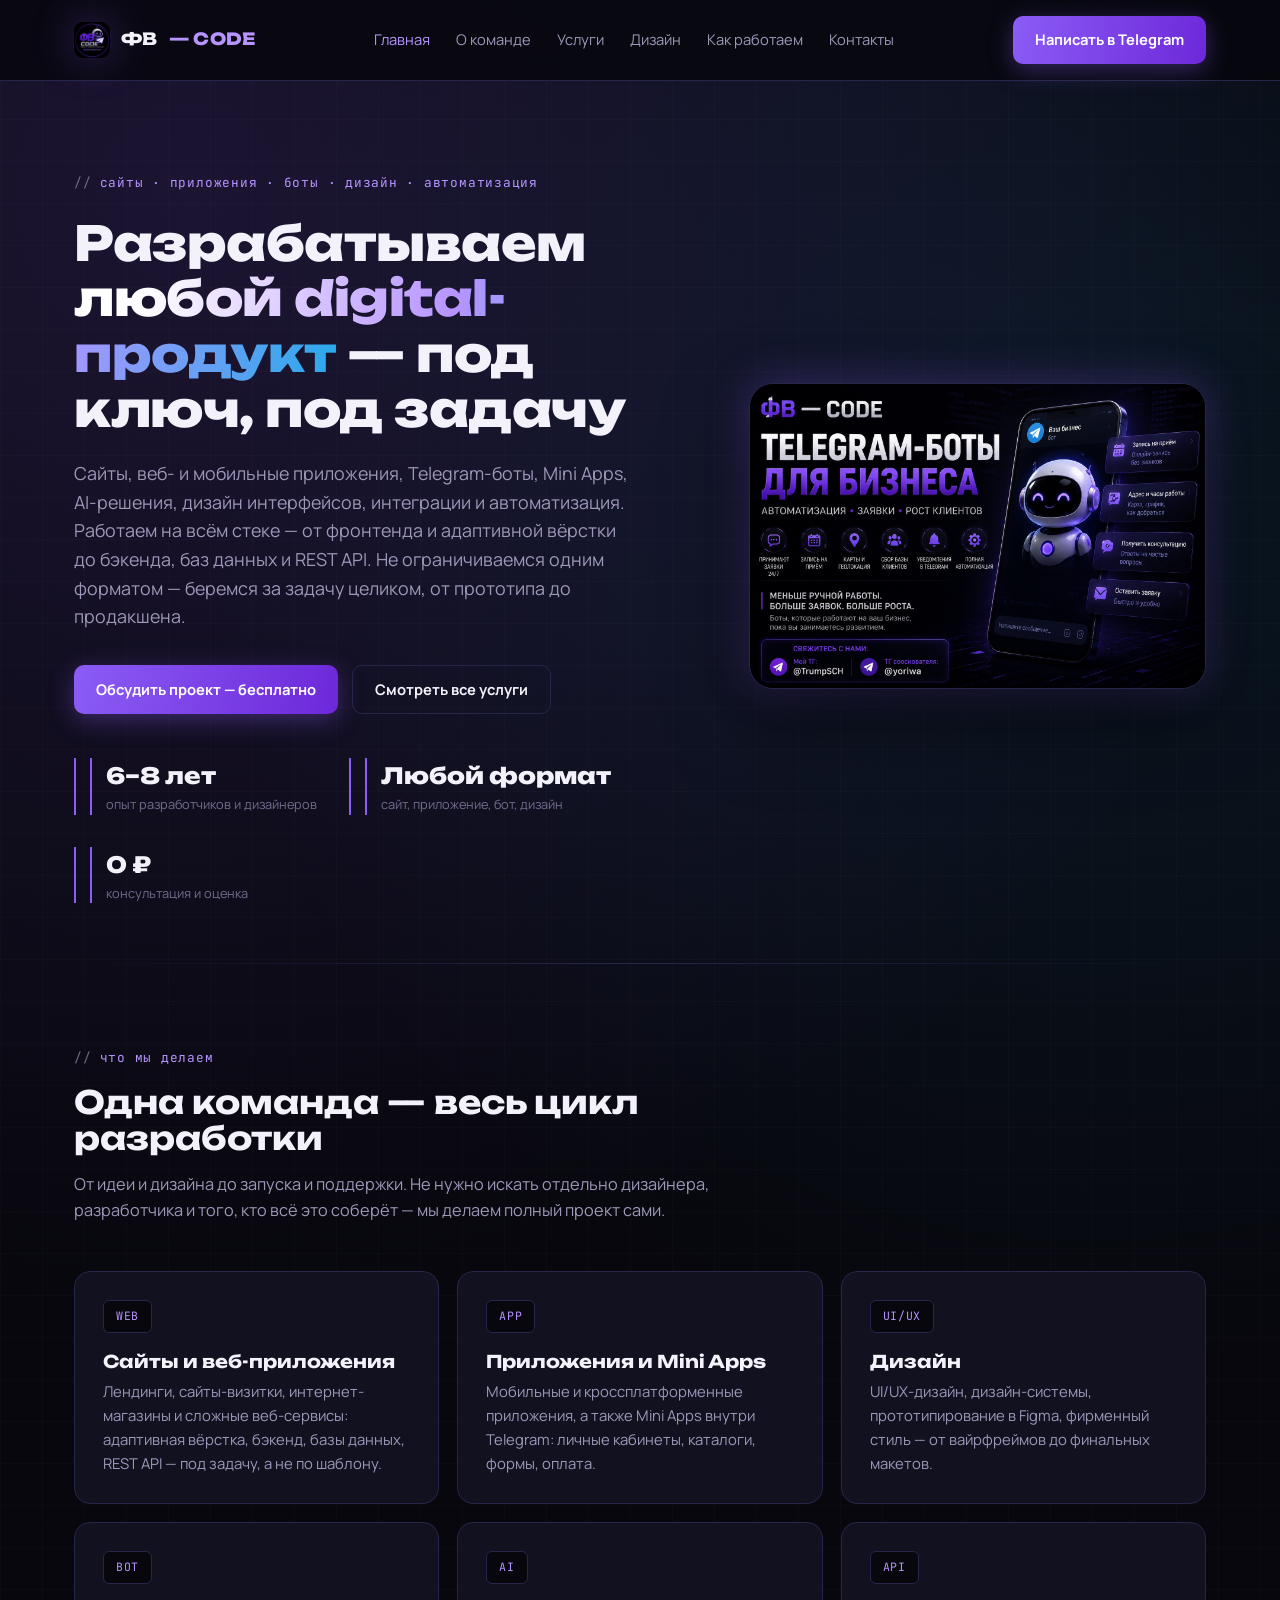
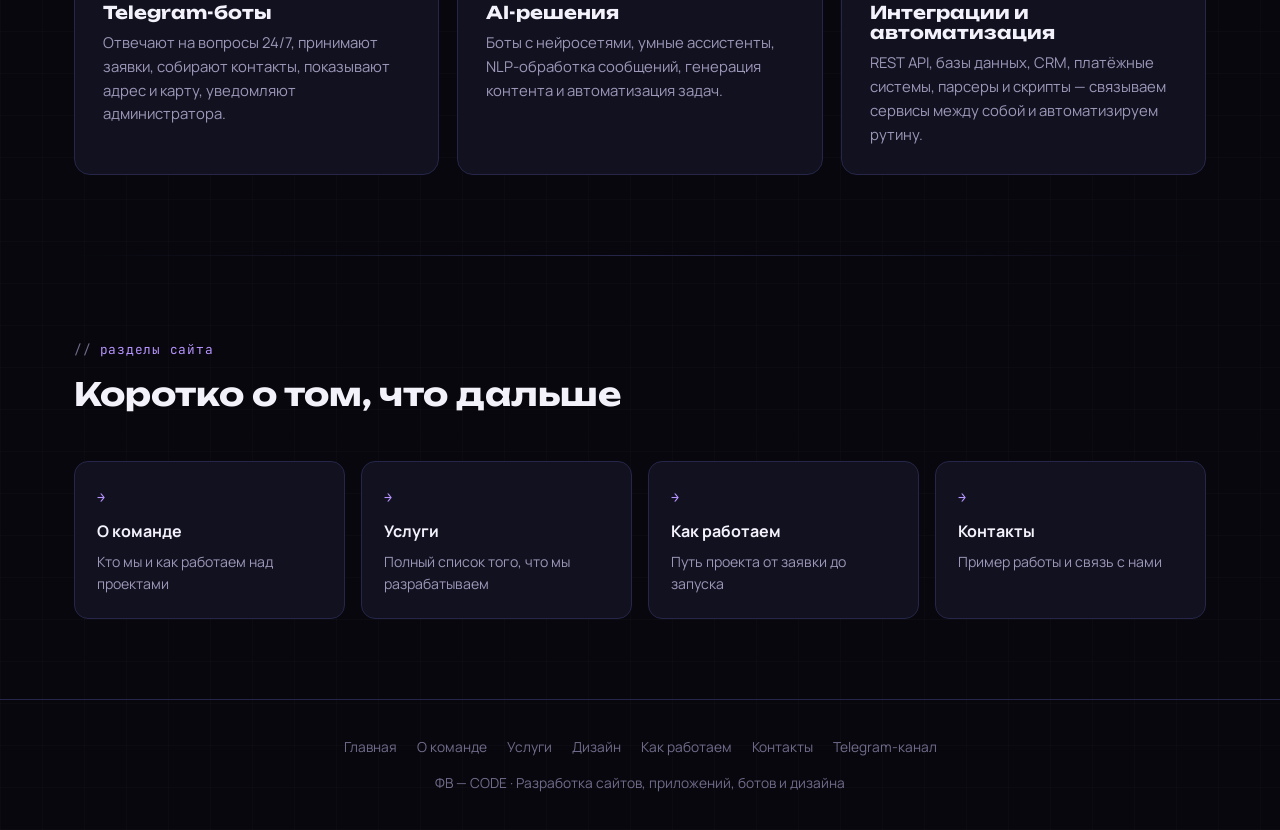
<file: index.html>
<!DOCTYPE html>
<html lang="ru">
<head>
<meta charset="UTF-8">
<meta name="viewport" content="width=device-width, initial-scale=1.0">
<title>ФВ — CODE | Разработка сайтов, приложений, ботов и дизайна под ключ</title>
<meta name="description" content="Разрабатываем сайты, веб- и мобильные приложения, Telegram-ботов, AI-решения и дизайн для бизнеса. Любая digital-задача — под ключ.">
<link rel="preconnect" href="https://fonts.googleapis.com">
<link href="https://fonts.googleapis.com/css2?family=Unbounded:wght@400;600;800;900&family=Manrope:wght@400;500;600;700;800&family=JetBrains+Mono:wght@400;500;600&display=swap" rel="stylesheet">
<link rel="stylesheet" href="style.css">
</head>
<body>

<header class="nav">
  <div class="nav-inner">
    <a class="brand" href="index.html"><img src="logo.jpg" alt="ФВ — Code" class="brand-logo"> ФВ <span>— CODE</span></a>
    <nav class="links">
      <a href="index.html" class="active">Главная</a>
      <a href="about.html">О команде</a>
      <a href="services.html">Услуги</a>
      <a href="design.html">Дизайн</a>
      <a href="process.html">Как работаем</a>
      <a href="contact.html">Контакты</a>
    </nav>
    <a class="btn btn-primary" href="https://t.me/TrumpSCH" target="_blank">Написать в Telegram</a>
  </div>
</header>

<section class="hero">
  <div class="wrap hero-grid">
    <div>
      <span class="eyebrow">сайты · приложения · боты · дизайн · автоматизация</span>
      <h1>Разрабатываем <span class="grad-text">любой digital-продукт</span> — под ключ, под задачу</h1>
      <p class="lead">Сайты, веб- и мобильные приложения, Telegram-боты, Mini Apps, AI-решения, дизайн интерфейсов, интеграции и автоматизация. Работаем на всём стеке — от фронтенда и адаптивной вёрстки до бэкенда, баз данных и REST API. Не ограничиваемся одним форматом — беремся за задачу целиком, от прототипа до продакшена.</p>
      <div class="hero-ctas">
        <a class="btn btn-primary" href="https://t.me/TrumpSCH" target="_blank">Обсудить проект — бесплатно</a>
        <a class="btn btn-ghost" href="services.html">Смотреть все услуги</a>
      </div>
      <div class="stat-row">
        <div><div class="num">6–8 лет</div><div class="lbl">опыт разработчиков и дизайнеров</div></div>
        <div><div class="num">Любой формат</div><div class="lbl">сайт, приложение, бот, дизайн</div></div>
        <div><div class="num">0 ₽</div><div class="lbl">консультация и оценка</div></div>
      </div>
    </div>
    <div class="hero-visual">
      <img src="hero.jpg" alt="ФВ — Code, разработка сайтов, приложений и ботов">
    </div>
  </div>
</section>

<div class="wrap"><div class="divider"></div></div>

<section>
  <div class="wrap">
    <div class="section-head">
      <span class="eyebrow">что мы делаем</span>
      <h2>Одна команда — весь цикл разработки</h2>
      <p>От идеи и дизайна до запуска и поддержки. Не нужно искать отдельно дизайнера, разработчика и того, кто всё это соберёт — мы делаем полный проект сами.</p>
    </div>
    <div class="grid-3">
      <div class="service-card">
        <div class="icon">WEB</div>
        <h3>Сайты и веб-приложения</h3>
        <p>Лендинги, сайты-визитки, интернет-магазины и сложные веб-сервисы: адаптивная вёрстка, бэкенд, базы данных, REST API — под задачу, а не по шаблону.</p>
      </div>
      <div class="service-card">
        <div class="icon">APP</div>
        <h3>Приложения и Mini Apps</h3>
        <p>Мобильные и кроссплатформенные приложения, а также Mini Apps внутри Telegram: личные кабинеты, каталоги, формы, оплата.</p>
      </div>
      <div class="service-card">
        <div class="icon">UI/UX</div>
        <h3>Дизайн</h3>
        <p>UI/UX-дизайн, дизайн-системы, прототипирование в Figma, фирменный стиль — от вайрфреймов до финальных макетов.</p>
      </div>
      <div class="service-card">
        <div class="icon">BOT</div>
        <h3>Telegram-боты</h3>
        <p>Отвечают на вопросы 24/7, принимают заявки, собирают контакты, показывают адрес и карту, уведомляют администратора.</p>
      </div>
      <div class="service-card">
        <div class="icon">AI</div>
        <h3>AI-решения</h3>
        <p>Боты с нейросетями, умные ассистенты, NLP-обработка сообщений, генерация контента и автоматизация задач.</p>
      </div>
      <div class="service-card">
        <div class="icon">API</div>
        <h3>Интеграции и автоматизация</h3>
        <p>REST API, базы данных, CRM, платёжные системы, парсеры и скрипты — связываем сервисы между собой и автоматизируем рутину.</p>
      </div>
    </div>
  </div>
</section>

<div class="wrap"><div class="divider"></div></div>

<section>
  <div class="wrap">
    <div class="section-head">
      <span class="eyebrow">разделы сайта</span>
      <h2>Коротко о том, что дальше</h2>
    </div>
    <div class="nav-cards">
      <a class="nav-card" href="about.html">
        <span class="arrow">→</span>
        <h4>О команде</h4>
        <p>Кто мы и как работаем над проектами</p>
      </a>
      <a class="nav-card" href="services.html">
        <span class="arrow">→</span>
        <h4>Услуги</h4>
        <p>Полный список того, что мы разрабатываем</p>
      </a>
      <a class="nav-card" href="process.html">
        <span class="arrow">→</span>
        <h4>Как работаем</h4>
        <p>Путь проекта от заявки до запуска</p>
      </a>
      <a class="nav-card" href="contact.html">
        <span class="arrow">→</span>
        <h4>Контакты</h4>
        <p>Пример работы и связь с нами</p>
      </a>
    </div>
  </div>
</section>

<footer>
  <div class="foot-links">
    <a href="index.html">Главная</a>
    <a href="about.html">О команде</a>
    <a href="services.html">Услуги</a>
      <a href="design.html">Дизайн</a>
    <a href="process.html">Как работаем</a>
    <a href="contact.html">Контакты</a>
    <a href="https://t.me/FV_CODE" target="_blank">Telegram-канал</a>
  </div>
  ФВ — CODE · Разработка сайтов, приложений, ботов и дизайна
</footer>

</body>
</html>
</file>
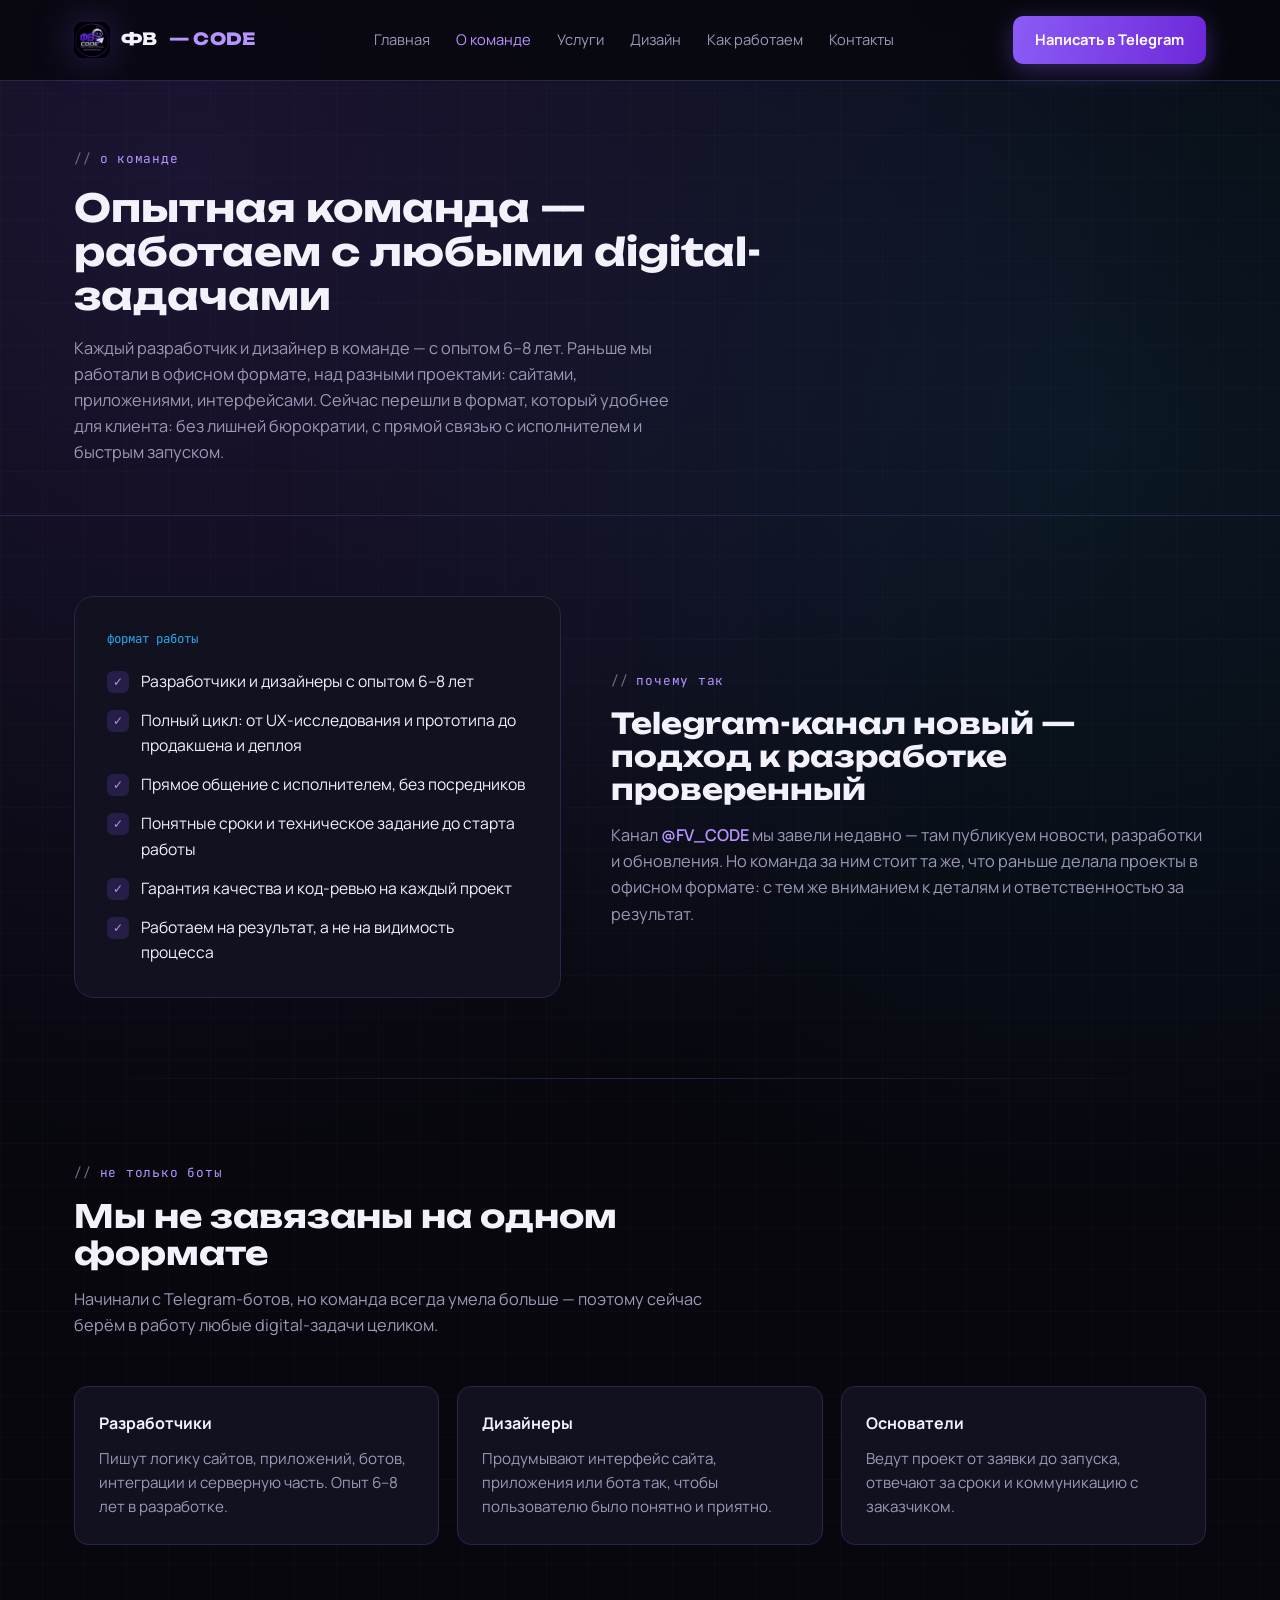
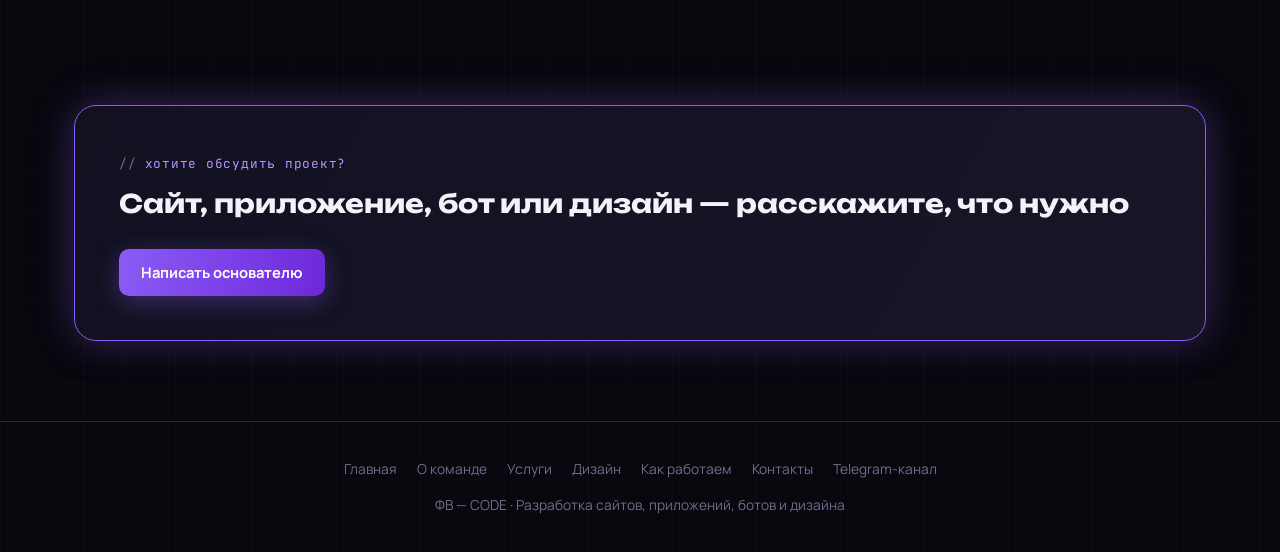
<file: about.html>
<!DOCTYPE html>
<html lang="ru">
<head>
<meta charset="UTF-8">
<meta name="viewport" content="width=device-width, initial-scale=1.0">
<title>О команде — ФВ — CODE</title>
<link rel="preconnect" href="https://fonts.googleapis.com">
<link href="https://fonts.googleapis.com/css2?family=Unbounded:wght@400;600;800;900&family=Manrope:wght@400;500;600;700;800&family=JetBrains+Mono:wght@400;500;600&display=swap" rel="stylesheet">
<link rel="stylesheet" href="style.css">
</head>
<body>

<header class="nav">
  <div class="nav-inner">
    <a class="brand" href="index.html"><img src="logo.jpg" alt="ФВ — Code" class="brand-logo"> ФВ <span>— CODE</span></a>
    <nav class="links">
      <a href="index.html">Главная</a>
      <a href="about.html" class="active">О команде</a>
      <a href="services.html">Услуги</a>
      <a href="design.html">Дизайн</a>
      <a href="process.html">Как работаем</a>
      <a href="contact.html">Контакты</a>
    </nav>
    <a class="btn btn-primary" href="https://t.me/TrumpSCH" target="_blank">Написать в Telegram</a>
  </div>
</header>

<section class="page-hero">
  <div class="wrap">
    <span class="eyebrow">о команде</span>
    <h1>Опытная команда — работаем с любыми digital-задачами</h1>
    <p>Каждый разработчик и дизайнер в команде — с опытом 6–8 лет. Раньше мы работали в офисном формате, над разными проектами: сайтами, приложениями, интерфейсами. Сейчас перешли в формат, который удобнее для клиента: без лишней бюрократии, с прямой связью с исполнителем и быстрым запуском.</p>
  </div>
</section>

<section>
  <div class="wrap solution">
    <div class="solution-panel">
      <span class="tag">формат работы</span>
      <ul class="check-list">
        <li>Разработчики и дизайнеры с опытом 6–8 лет</li>
        <li>Полный цикл: от UX-исследования и прототипа до продакшена и деплоя</li>
        <li>Прямое общение с исполнителем, без посредников</li>
        <li>Понятные сроки и техническое задание до старта работы</li>
        <li>Гарантия качества и код-ревью на каждый проект</li>
        <li>Работаем на результат, а не на видимость процесса</li>
      </ul>
    </div>
    <div>
      <span class="eyebrow">почему так</span>
      <h2 style="margin-top:14px; font-size:1.8rem;">Telegram-канал новый — подход к разработке проверенный</h2>
      <p style="color:var(--muted); margin-top:16px; font-size:1.02rem;">Канал <a href="https://t.me/FV_CODE" target="_blank" style="color:var(--purple-bright); font-weight:600;">@FV_CODE</a> мы завели недавно — там публикуем новости, разработки и обновления. Но команда за ним стоит та же, что раньше делала проекты в офисном формате: с тем же вниманием к деталям и ответственностью за результат.</p>
    </div>
  </div>
</section>

<div class="wrap"><div class="divider"></div></div>

<section>
  <div class="wrap">
    <div class="section-head">
      <span class="eyebrow">не только боты</span>
      <h2>Мы не завязаны на одном формате</h2>
      <p>Начинали с Telegram-ботов, но команда всегда умела больше — поэтому сейчас берём в работу любые digital-задачи целиком.</p>
    </div>
    <div class="grid-3">
      <div class="card">
        <h4>Разработчики</h4>
        <p>Пишут логику сайтов, приложений, ботов, интеграции и серверную часть. Опыт 6–8 лет в разработке.</p>
      </div>
      <div class="card">
        <h4>Дизайнеры</h4>
        <p>Продумывают интерфейс сайта, приложения или бота так, чтобы пользователю было понятно и приятно.</p>
      </div>
      <div class="card">
        <h4>Основатели</h4>
        <p>Ведут проект от заявки до запуска, отвечают за сроки и коммуникацию с заказчиком.</p>
      </div>
    </div>
  </div>
</section>

<section>
  <div class="wrap">
    <div class="demo-box">
      <div>
        <span class="eyebrow">хотите обсудить проект?</span>
        <h2 style="margin-top:14px; font-size:1.6rem;">Сайт, приложение, бот или дизайн — расскажите, что нужно</h2>
      </div>
      <a class="btn btn-primary" href="https://t.me/TrumpSCH" target="_blank">Написать основателю</a>
    </div>
  </div>
</section>

<footer>
  <div class="foot-links">
    <a href="index.html">Главная</a>
    <a href="about.html">О команде</a>
    <a href="services.html">Услуги</a>
      <a href="design.html">Дизайн</a>
    <a href="process.html">Как работаем</a>
    <a href="contact.html">Контакты</a>
    <a href="https://t.me/FV_CODE" target="_blank">Telegram-канал</a>
  </div>
  ФВ — CODE · Разработка сайтов, приложений, ботов и дизайна
</footer>

</body>
</html>
</file>
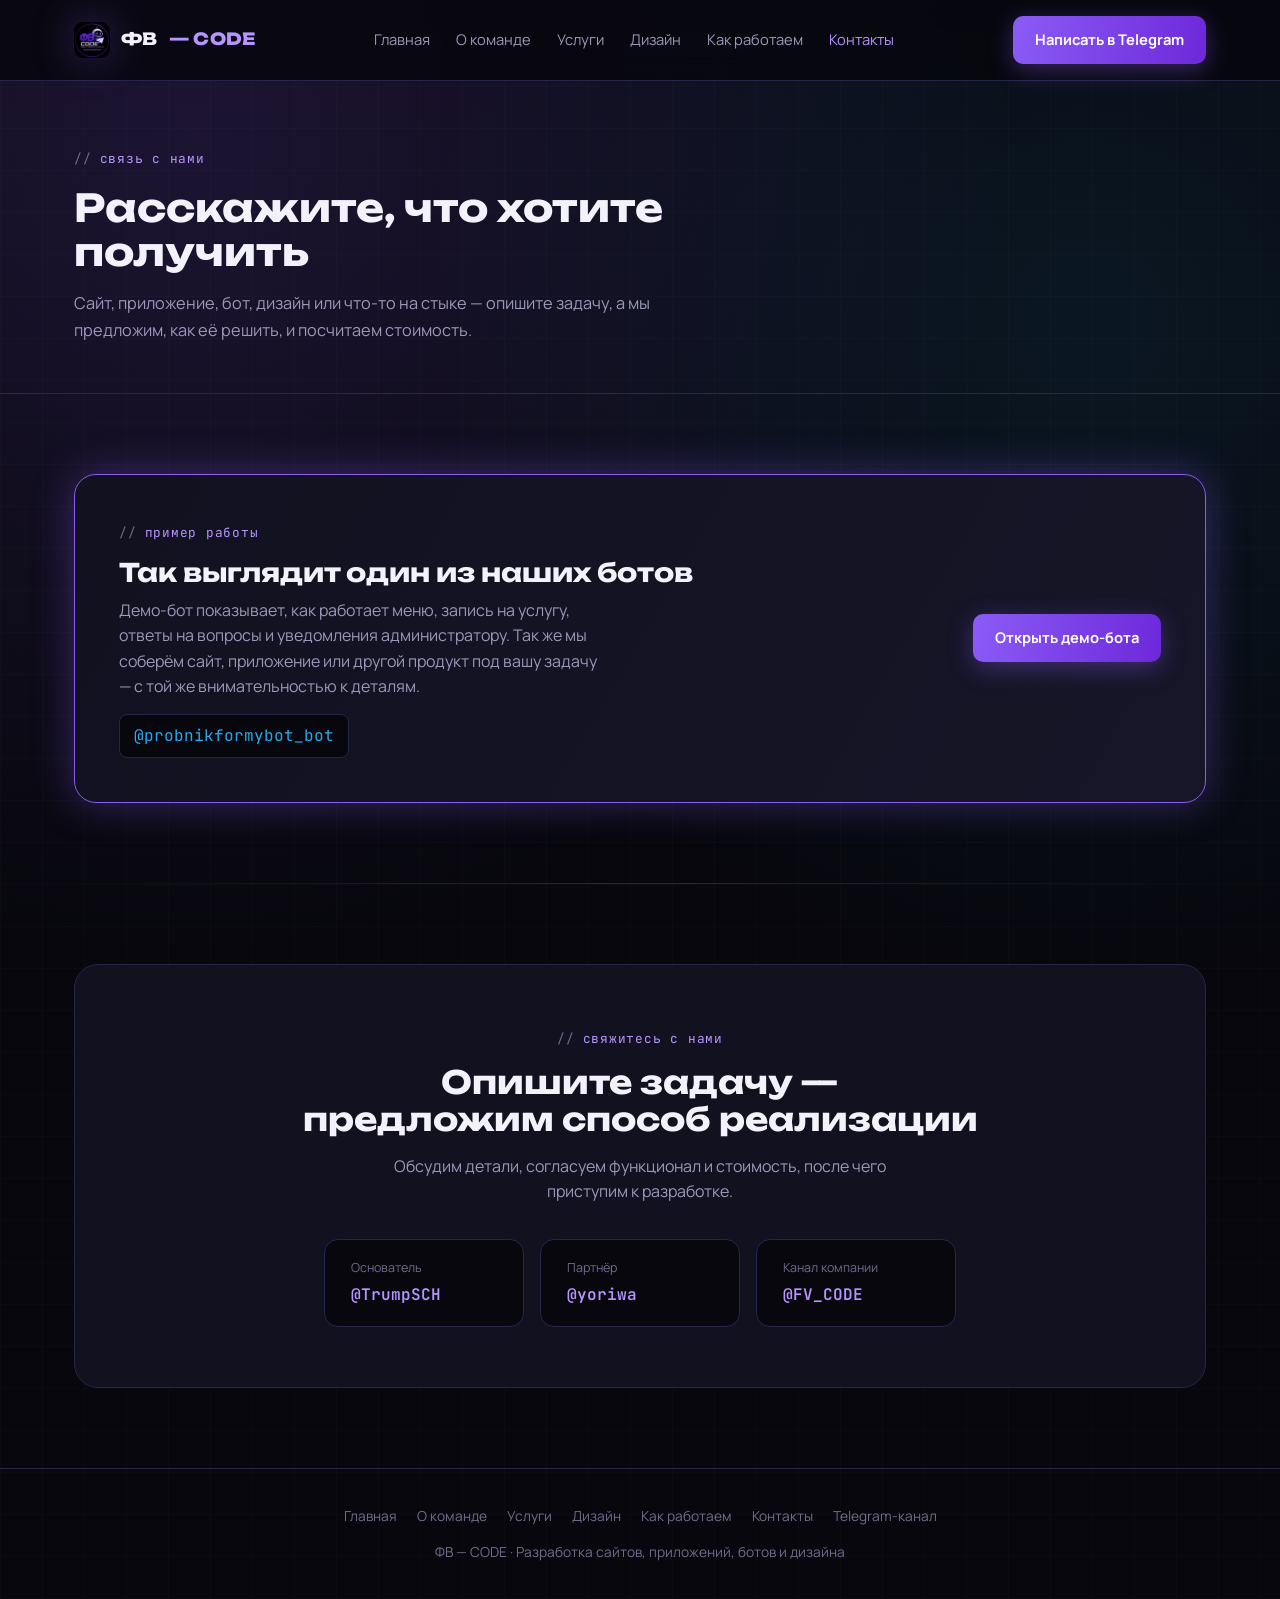
<file: contact.html>
<!DOCTYPE html>
<html lang="ru">
<head>
<meta charset="UTF-8">
<meta name="viewport" content="width=device-width, initial-scale=1.0">
<title>Контакты — ФВ — CODE</title>
<link rel="preconnect" href="https://fonts.googleapis.com">
<link href="https://fonts.googleapis.com/css2?family=Unbounded:wght@400;600;800;900&family=Manrope:wght@400;500;600;700;800&family=JetBrains+Mono:wght@400;500;600&display=swap" rel="stylesheet">
<link rel="stylesheet" href="style.css">
</head>
<body>

<header class="nav">
  <div class="nav-inner">
    <a class="brand" href="index.html"><img src="logo.jpg" alt="ФВ — Code" class="brand-logo"> ФВ <span>— CODE</span></a>
    <nav class="links">
      <a href="index.html">Главная</a>
      <a href="about.html">О команде</a>
      <a href="services.html">Услуги</a>
      <a href="design.html">Дизайн</a>
      <a href="process.html">Как работаем</a>
      <a href="contact.html" class="active">Контакты</a>
    </nav>
    <a class="btn btn-primary" href="https://t.me/TrumpSCH" target="_blank">Написать в Telegram</a>
  </div>
</header>

<section class="page-hero">
  <div class="wrap">
    <span class="eyebrow">связь с нами</span>
    <h1>Расскажите, что хотите получить</h1>
    <p>Сайт, приложение, бот, дизайн или что-то на стыке — опишите задачу, а мы предложим, как её решить, и посчитаем стоимость.</p>
  </div>
</section>

<section>
  <div class="wrap">
    <div class="demo-box">
      <div>
        <span class="eyebrow">пример работы</span>
        <h2 style="margin-top:14px; font-size:1.6rem;">Так выглядит один из наших ботов</h2>
        <p style="color:var(--muted); margin-top:10px; max-width:480px;">Демо-бот показывает, как работает меню, запись на услугу, ответы на вопросы и уведомления администратору. Так же мы соберём сайт, приложение или другой продукт под вашу задачу — с той же внимательностью к деталям.</p>
        <span class="bot-tag">@probnikformybot_bot</span>
      </div>
      <a class="btn btn-primary" href="https://t.me/probnikformybot_bot" target="_blank">Открыть демо-бота</a>
    </div>
  </div>
</section>

<div class="wrap"><div class="divider"></div></div>

<section>
  <div class="wrap">
    <div class="contact">
      <span class="eyebrow" style="justify-content:center;">свяжитесь с нами</span>
      <h2 style="margin-top:14px;">Опишите задачу —<br>предложим способ реализации</h2>
      <p>Обсудим детали, согласуем функционал и стоимость, после чего приступим к разработке.</p>
      <div class="contact-links">
        <a class="contact-card" href="https://t.me/TrumpSCH" target="_blank">
          <div class="role">Основатель</div>
          <div class="handle">@TrumpSCH</div>
        </a>
        <a class="contact-card" href="https://t.me/yoriwa" target="_blank">
          <div class="role">Партнёр</div>
          <div class="handle">@yoriwa</div>
        </a>
        <a class="contact-card" href="https://t.me/FV_CODE" target="_blank">
          <div class="role">Канал компании</div>
          <div class="handle">@FV_CODE</div>
        </a>
      </div>
    </div>
  </div>
</section>

<footer>
  <div class="foot-links">
    <a href="index.html">Главная</a>
    <a href="about.html">О команде</a>
    <a href="services.html">Услуги</a>
      <a href="design.html">Дизайн</a>
    <a href="process.html">Как работаем</a>
    <a href="contact.html">Контакты</a>
    <a href="https://t.me/FV_CODE" target="_blank">Telegram-канал</a>
  </div>
  ФВ — CODE · Разработка сайтов, приложений, ботов и дизайна
</footer>

</body>
</html>
</file>
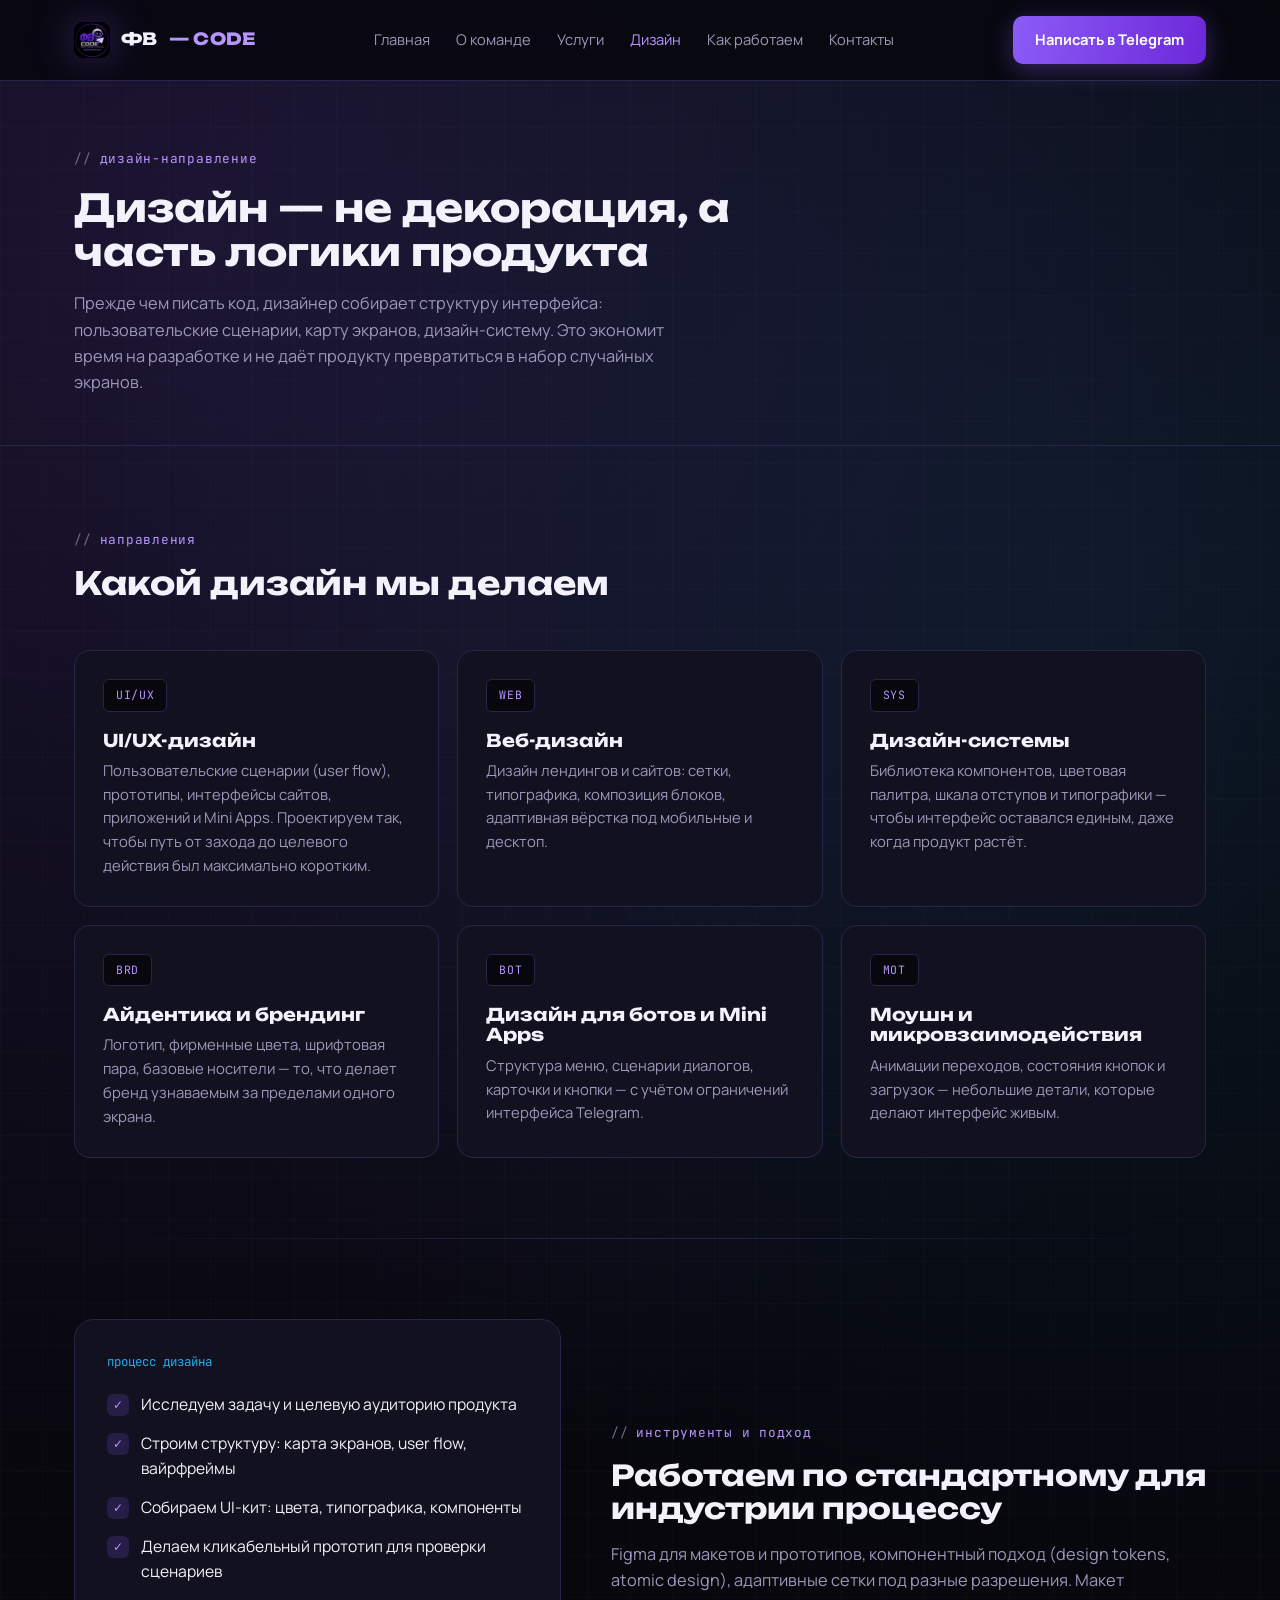
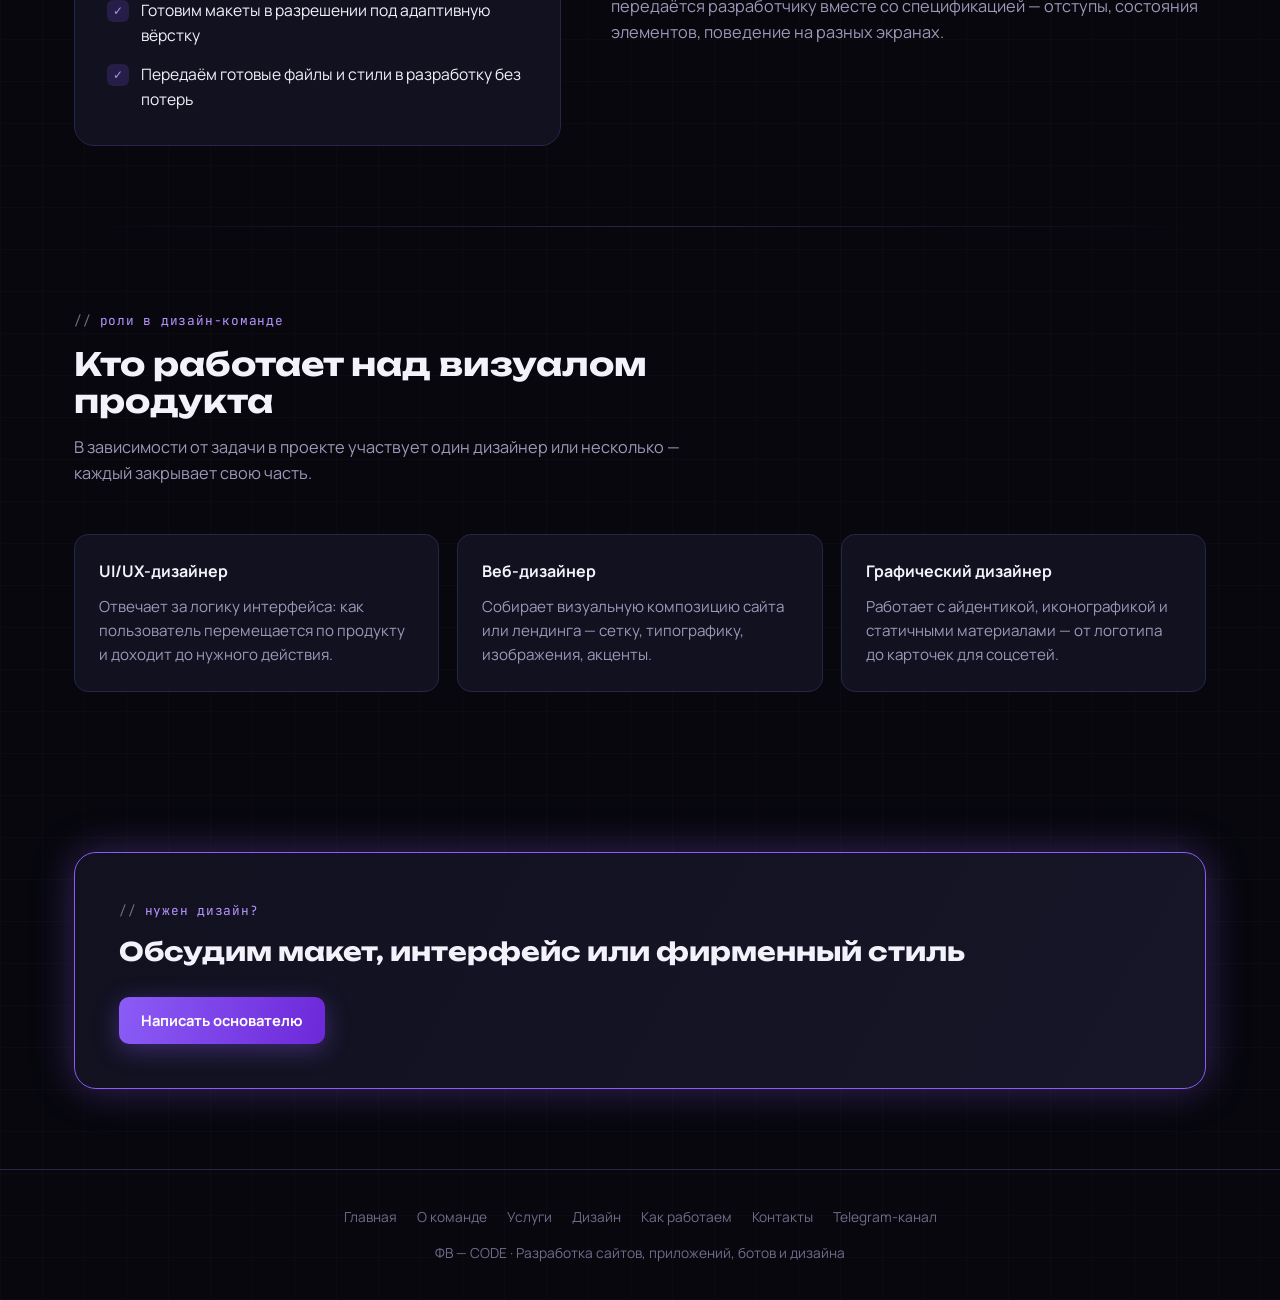
<file: design.html>
<!DOCTYPE html>
<html lang="ru">
<head>
<meta charset="UTF-8">
<meta name="viewport" content="width=device-width, initial-scale=1.0">
<title>Дизайн — ФВ — CODE</title>
<link rel="preconnect" href="https://fonts.googleapis.com">
<link href="https://fonts.googleapis.com/css2?family=Unbounded:wght@400;600;800;900&family=Manrope:wght@400;500;600;700;800&family=JetBrains+Mono:wght@400;500;600&display=swap" rel="stylesheet">
<link rel="stylesheet" href="style.css">
</head>
<body>

<header class="nav">
  <div class="nav-inner">
    <a class="brand" href="index.html"><img src="logo.jpg" alt="ФВ — Code" class="brand-logo"> ФВ <span>— CODE</span></a>
    <nav class="links">
      <a href="index.html">Главная</a>
      <a href="about.html">О команде</a>
      <a href="services.html">Услуги</a>
      <a href="design.html" class="active">Дизайн</a>
      <a href="process.html">Как работаем</a>
      <a href="contact.html">Контакты</a>
    </nav>
    <a class="btn btn-primary" href="https://t.me/TrumpSCH" target="_blank">Написать в Telegram</a>
  </div>
</header>

<section class="page-hero">
  <div class="wrap">
    <span class="eyebrow">дизайн-направление</span>
    <h1>Дизайн — не декорация, а часть логики продукта</h1>
    <p>Прежде чем писать код, дизайнер собирает структуру интерфейса: пользовательские сценарии, карту экранов, дизайн-систему. Это экономит время на разработке и не даёт продукту превратиться в набор случайных экранов.</p>
  </div>
</section>

<section>
  <div class="wrap">
    <div class="section-head">
      <span class="eyebrow">направления</span>
      <h2>Какой дизайн мы делаем</h2>
    </div>
    <div class="grid-3">
      <div class="service-card">
        <div class="icon">UI/UX</div>
        <h3>UI/UX-дизайн</h3>
        <p>Пользовательские сценарии (user flow), прототипы, интерфейсы сайтов, приложений и Mini Apps. Проектируем так, чтобы путь от захода до целевого действия был максимально коротким.</p>
      </div>
      <div class="service-card">
        <div class="icon">WEB</div>
        <h3>Веб-дизайн</h3>
        <p>Дизайн лендингов и сайтов: сетки, типографика, композиция блоков, адаптивная вёрстка под мобильные и десктоп.</p>
      </div>
      <div class="service-card">
        <div class="icon">SYS</div>
        <h3>Дизайн-системы</h3>
        <p>Библиотека компонентов, цветовая палитра, шкала отступов и типографики — чтобы интерфейс оставался единым, даже когда продукт растёт.</p>
      </div>
      <div class="service-card">
        <div class="icon">BRD</div>
        <h3>Айдентика и брендинг</h3>
        <p>Логотип, фирменные цвета, шрифтовая пара, базовые носители — то, что делает бренд узнаваемым за пределами одного экрана.</p>
      </div>
      <div class="service-card">
        <div class="icon">BOT</div>
        <h3>Дизайн для ботов и Mini Apps</h3>
        <p>Структура меню, сценарии диалогов, карточки и кнопки — с учётом ограничений интерфейса Telegram.</p>
      </div>
      <div class="service-card">
        <div class="icon">MOT</div>
        <h3>Моушн и микровзаимодействия</h3>
        <p>Анимации переходов, состояния кнопок и загрузок — небольшие детали, которые делают интерфейс живым.</p>
      </div>
    </div>
  </div>
</section>

<div class="wrap"><div class="divider"></div></div>

<section>
  <div class="wrap solution">
    <div class="solution-panel">
      <span class="tag">процесс дизайна</span>
      <ul class="check-list">
        <li>Исследуем задачу и целевую аудиторию продукта</li>
        <li>Строим структуру: карта экранов, user flow, вайрфреймы</li>
        <li>Собираем UI-кит: цвета, типографика, компоненты</li>
        <li>Делаем кликабельный прототип для проверки сценариев</li>
        <li>Готовим макеты в разрешении под адаптивную вёрстку</li>
        <li>Передаём готовые файлы и стили в разработку без потерь</li>
      </ul>
    </div>
    <div>
      <span class="eyebrow">инструменты и подход</span>
      <h2 style="margin-top:14px; font-size:1.8rem;">Работаем по стандартному для индустрии процессу</h2>
      <p style="color:var(--muted); margin-top:16px; font-size:1.02rem;">Figma для макетов и прототипов, компонентный подход (design tokens, atomic design), адаптивные сетки под разные разрешения. Макет передаётся разработчику вместе со спецификацией — отступы, состояния элементов, поведение на разных экранах.</p>
    </div>
  </div>
</section>

<div class="wrap"><div class="divider"></div></div>

<section>
  <div class="wrap">
    <div class="section-head">
      <span class="eyebrow">роли в дизайн-команде</span>
      <h2>Кто работает над визуалом продукта</h2>
      <p>В зависимости от задачи в проекте участвует один дизайнер или несколько — каждый закрывает свою часть.</p>
    </div>
    <div class="grid-3">
      <div class="card">
        <h4>UI/UX-дизайнер</h4>
        <p>Отвечает за логику интерфейса: как пользователь перемещается по продукту и доходит до нужного действия.</p>
      </div>
      <div class="card">
        <h4>Веб-дизайнер</h4>
        <p>Собирает визуальную композицию сайта или лендинга — сетку, типографику, изображения, акценты.</p>
      </div>
      <div class="card">
        <h4>Графический дизайнер</h4>
        <p>Работает с айдентикой, иконографикой и статичными материалами — от логотипа до карточек для соцсетей.</p>
      </div>
    </div>
  </div>
</section>

<section>
  <div class="wrap">
    <div class="demo-box">
      <div>
        <span class="eyebrow">нужен дизайн?</span>
        <h2 style="margin-top:14px; font-size:1.6rem;">Обсудим макет, интерфейс или фирменный стиль</h2>
      </div>
      <a class="btn btn-primary" href="https://t.me/TrumpSCH" target="_blank">Написать основателю</a>
    </div>
  </div>
</section>

<footer>
  <div class="foot-links">
    <a href="index.html">Главная</a>
    <a href="about.html">О команде</a>
    <a href="services.html">Услуги</a>
    <a href="design.html">Дизайн</a>
    <a href="process.html">Как работаем</a>
    <a href="contact.html">Контакты</a>
    <a href="https://t.me/FV_CODE" target="_blank">Telegram-канал</a>
  </div>
  ФВ — CODE · Разработка сайтов, приложений, ботов и дизайна
</footer>

</body>
</html>
</file>
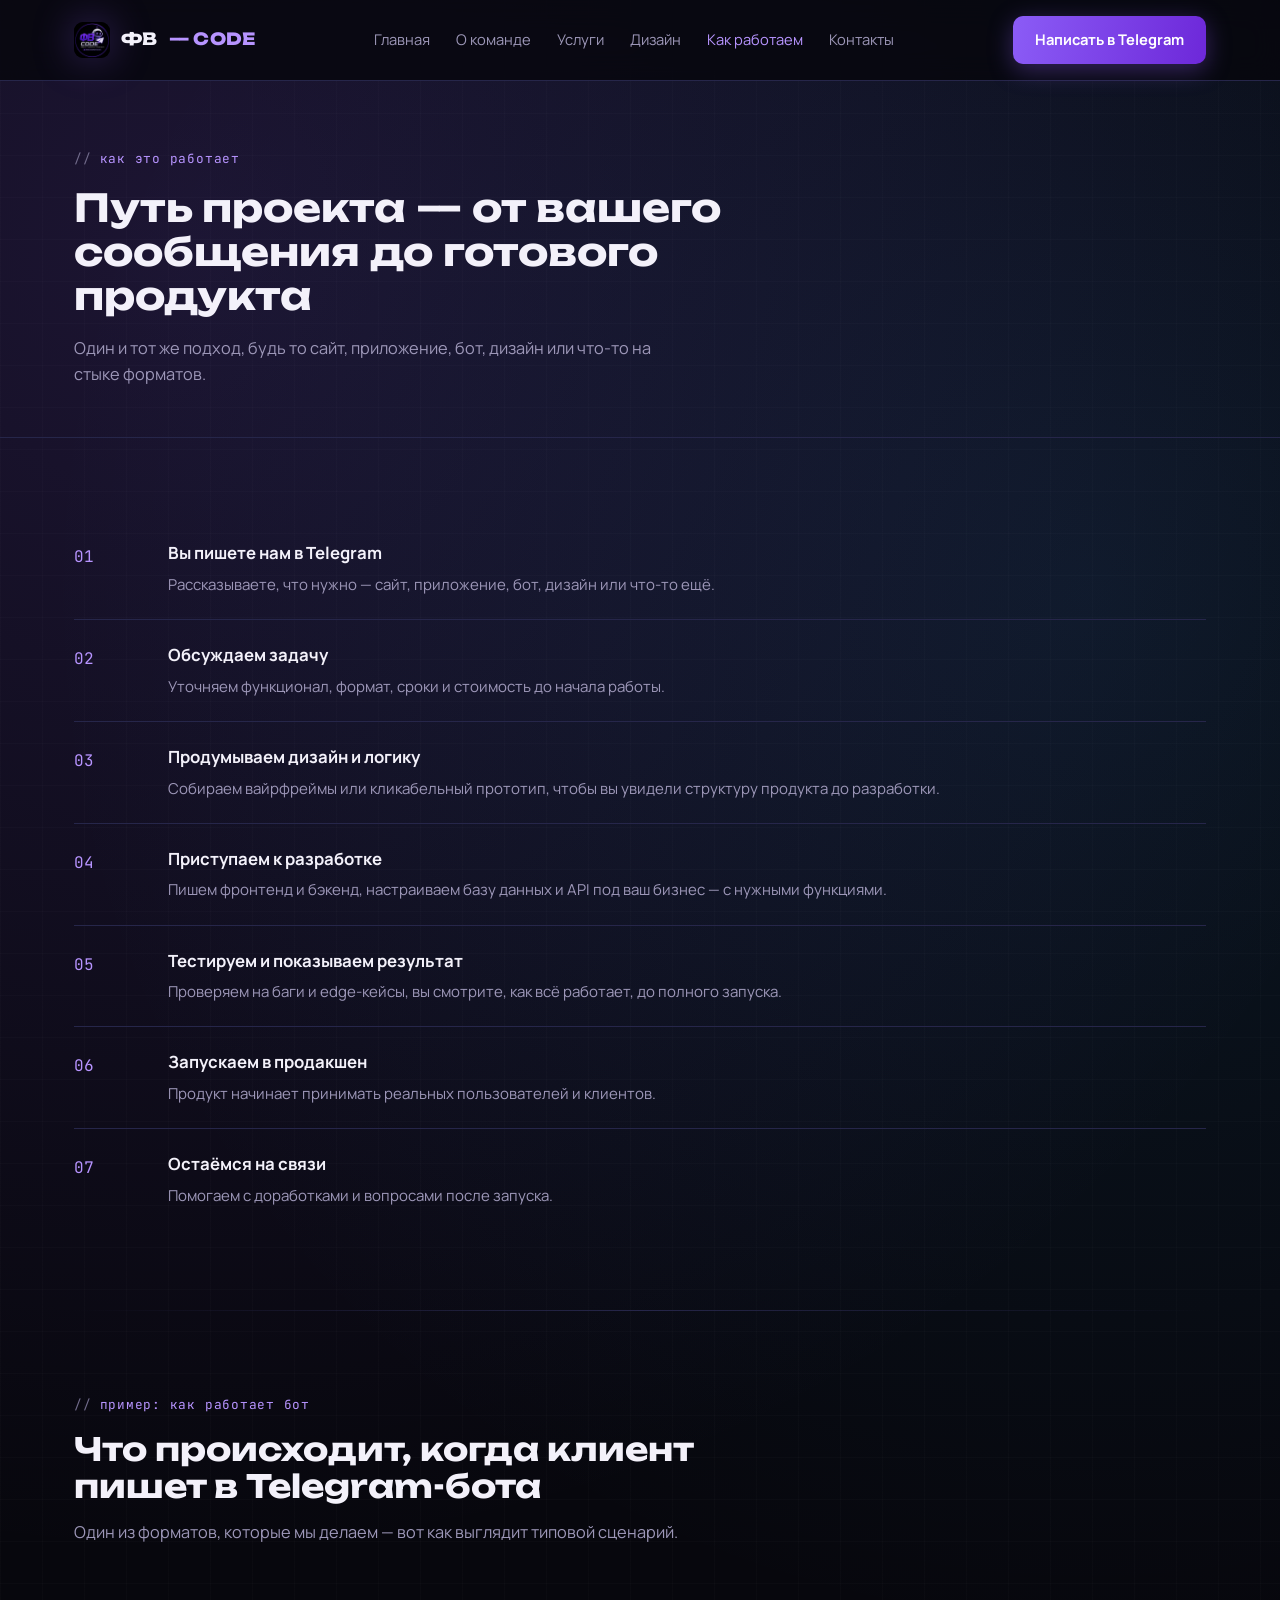
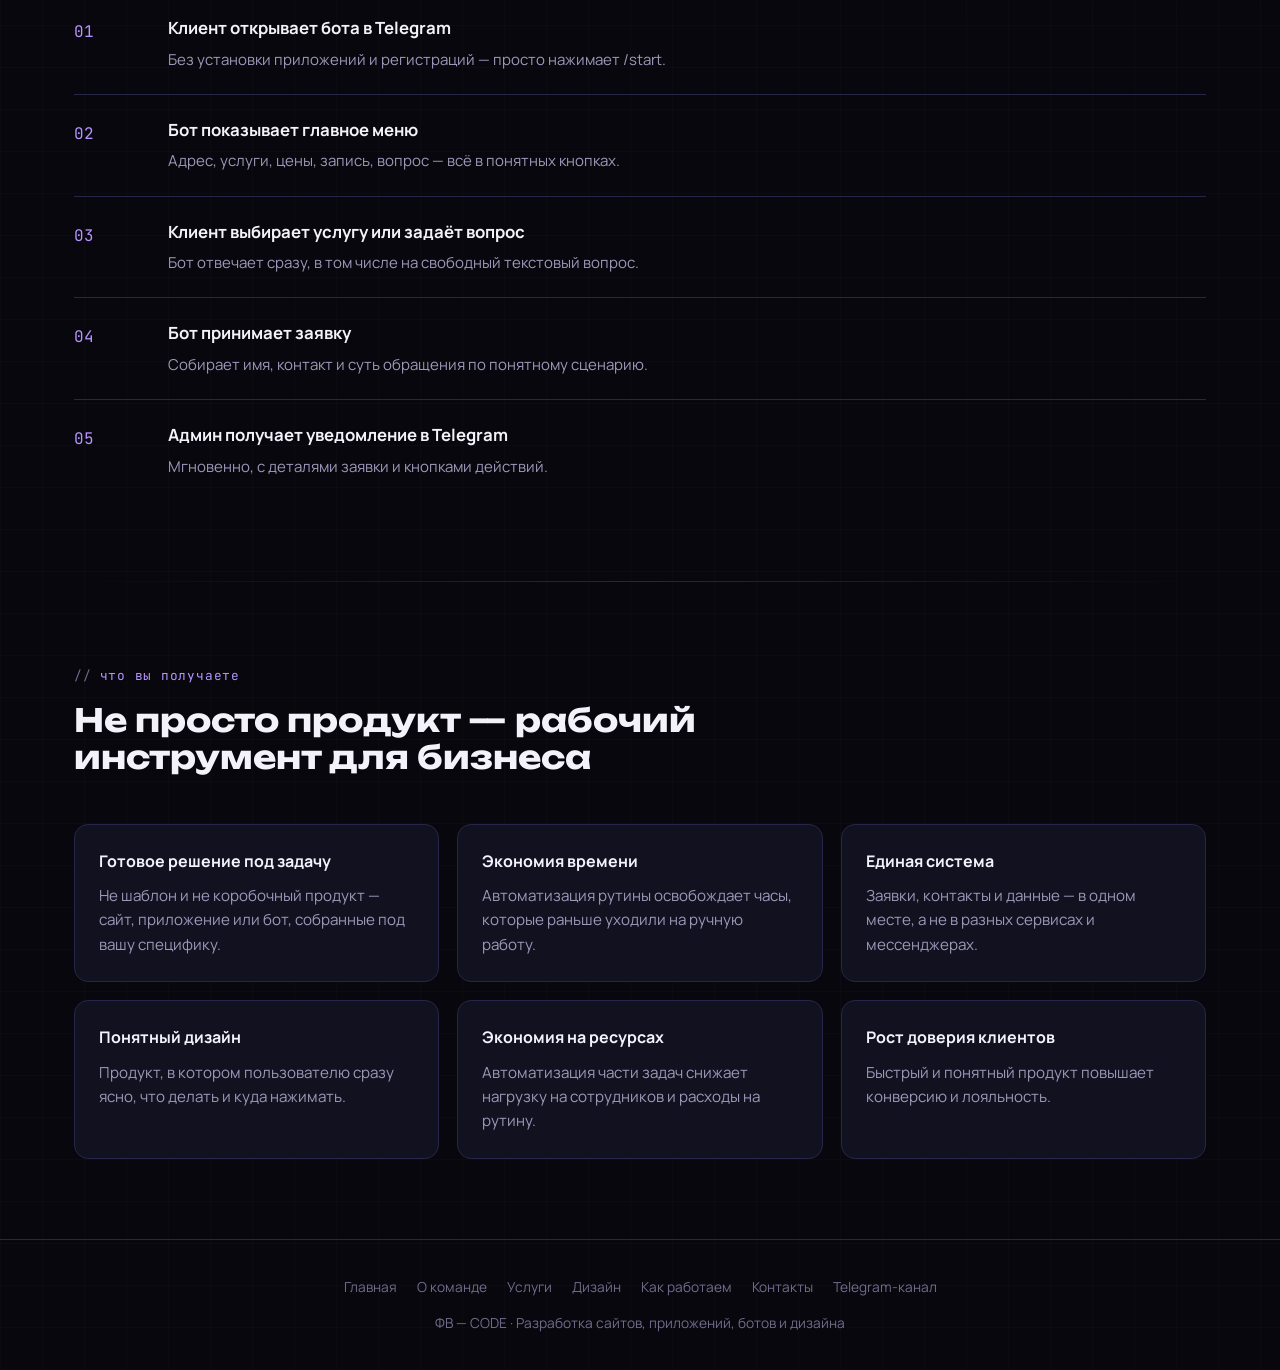
<file: process.html>
<!DOCTYPE html>
<html lang="ru">
<head>
<meta charset="UTF-8">
<meta name="viewport" content="width=device-width, initial-scale=1.0">
<title>Как мы работаем — ФВ — CODE</title>
<link rel="preconnect" href="https://fonts.googleapis.com">
<link href="https://fonts.googleapis.com/css2?family=Unbounded:wght@400;600;800;900&family=Manrope:wght@400;500;600;700;800&family=JetBrains+Mono:wght@400;500;600&display=swap" rel="stylesheet">
<link rel="stylesheet" href="style.css">
</head>
<body>

<header class="nav">
  <div class="nav-inner">
    <a class="brand" href="index.html"><img src="logo.jpg" alt="ФВ — Code" class="brand-logo"> ФВ <span>— CODE</span></a>
    <nav class="links">
      <a href="index.html">Главная</a>
      <a href="about.html">О команде</a>
      <a href="services.html">Услуги</a>
      <a href="design.html">Дизайн</a>
      <a href="process.html" class="active">Как работаем</a>
      <a href="contact.html">Контакты</a>
    </nav>
    <a class="btn btn-primary" href="https://t.me/TrumpSCH" target="_blank">Написать в Telegram</a>
  </div>
</header>

<section class="page-hero">
  <div class="wrap">
    <span class="eyebrow">как это работает</span>
    <h1>Путь проекта — от вашего сообщения до готового продукта</h1>
    <p>Один и тот же подход, будь то сайт, приложение, бот, дизайн или что-то на стыке форматов.</p>
  </div>
</section>

<section>
  <div class="wrap">
    <div class="process-list">
      <div class="process-row"><div class="idx">01</div><div><h4>Вы пишете нам в Telegram</h4><p>Рассказываете, что нужно — сайт, приложение, бот, дизайн или что-то ещё.</p></div></div>
      <div class="process-row"><div class="idx">02</div><div><h4>Обсуждаем задачу</h4><p>Уточняем функционал, формат, сроки и стоимость до начала работы.</p></div></div>
      <div class="process-row"><div class="idx">03</div><div><h4>Продумываем дизайн и логику</h4><p>Собираем вайрфреймы или кликабельный прототип, чтобы вы увидели структуру продукта до разработки.</p></div></div>
      <div class="process-row"><div class="idx">04</div><div><h4>Приступаем к разработке</h4><p>Пишем фронтенд и бэкенд, настраиваем базу данных и API под ваш бизнес — с нужными функциями.</p></div></div>
      <div class="process-row"><div class="idx">05</div><div><h4>Тестируем и показываем результат</h4><p>Проверяем на баги и edge-кейсы, вы смотрите, как всё работает, до полного запуска.</p></div></div>
      <div class="process-row"><div class="idx">06</div><div><h4>Запускаем в продакшен</h4><p>Продукт начинает принимать реальных пользователей и клиентов.</p></div></div>
      <div class="process-row"><div class="idx">07</div><div><h4>Остаёмся на связи</h4><p>Помогаем с доработками и вопросами после запуска.</p></div></div>
    </div>
  </div>
</section>

<div class="wrap"><div class="divider"></div></div>

<section>
  <div class="wrap">
    <div class="section-head">
      <span class="eyebrow">пример: как работает бот</span>
      <h2>Что происходит, когда клиент пишет в Telegram-бота</h2>
      <p>Один из форматов, которые мы делаем — вот как выглядит типовой сценарий.</p>
    </div>
    <div class="process-list">
      <div class="process-row"><div class="idx">01</div><div><h4>Клиент открывает бота в Telegram</h4><p>Без установки приложений и регистраций — просто нажимает /start.</p></div></div>
      <div class="process-row"><div class="idx">02</div><div><h4>Бот показывает главное меню</h4><p>Адрес, услуги, цены, запись, вопрос — всё в понятных кнопках.</p></div></div>
      <div class="process-row"><div class="idx">03</div><div><h4>Клиент выбирает услугу или задаёт вопрос</h4><p>Бот отвечает сразу, в том числе на свободный текстовый вопрос.</p></div></div>
      <div class="process-row"><div class="idx">04</div><div><h4>Бот принимает заявку</h4><p>Собирает имя, контакт и суть обращения по понятному сценарию.</p></div></div>
      <div class="process-row"><div class="idx">05</div><div><h4>Админ получает уведомление в Telegram</h4><p>Мгновенно, с деталями заявки и кнопками действий.</p></div></div>
    </div>
  </div>
</section>

<div class="wrap"><div class="divider"></div></div>

<section>
  <div class="wrap">
    <div class="section-head">
      <span class="eyebrow">что вы получаете</span>
      <h2>Не просто продукт — рабочий инструмент для бизнеса</h2>
    </div>
    <div class="grid-3">
      <div class="card"><h4>Готовое решение под задачу</h4><p>Не шаблон и не коробочный продукт — сайт, приложение или бот, собранные под вашу специфику.</p></div>
      <div class="card"><h4>Экономия времени</h4><p>Автоматизация рутины освобождает часы, которые раньше уходили на ручную работу.</p></div>
      <div class="card"><h4>Единая система</h4><p>Заявки, контакты и данные — в одном месте, а не в разных сервисах и мессенджерах.</p></div>
      <div class="card"><h4>Понятный дизайн</h4><p>Продукт, в котором пользователю сразу ясно, что делать и куда нажимать.</p></div>
      <div class="card"><h4>Экономия на ресурсах</h4><p>Автоматизация части задач снижает нагрузку на сотрудников и расходы на рутину.</p></div>
      <div class="card"><h4>Рост доверия клиентов</h4><p>Быстрый и понятный продукт повышает конверсию и лояльность.</p></div>
    </div>
  </div>
</section>

<footer>
  <div class="foot-links">
    <a href="index.html">Главная</a>
    <a href="about.html">О команде</a>
    <a href="services.html">Услуги</a>
      <a href="design.html">Дизайн</a>
    <a href="process.html">Как работаем</a>
    <a href="contact.html">Контакты</a>
    <a href="https://t.me/FV_CODE" target="_blank">Telegram-канал</a>
  </div>
  ФВ — CODE · Разработка сайтов, приложений, ботов и дизайна
</footer>

</body>
</html>
</file>
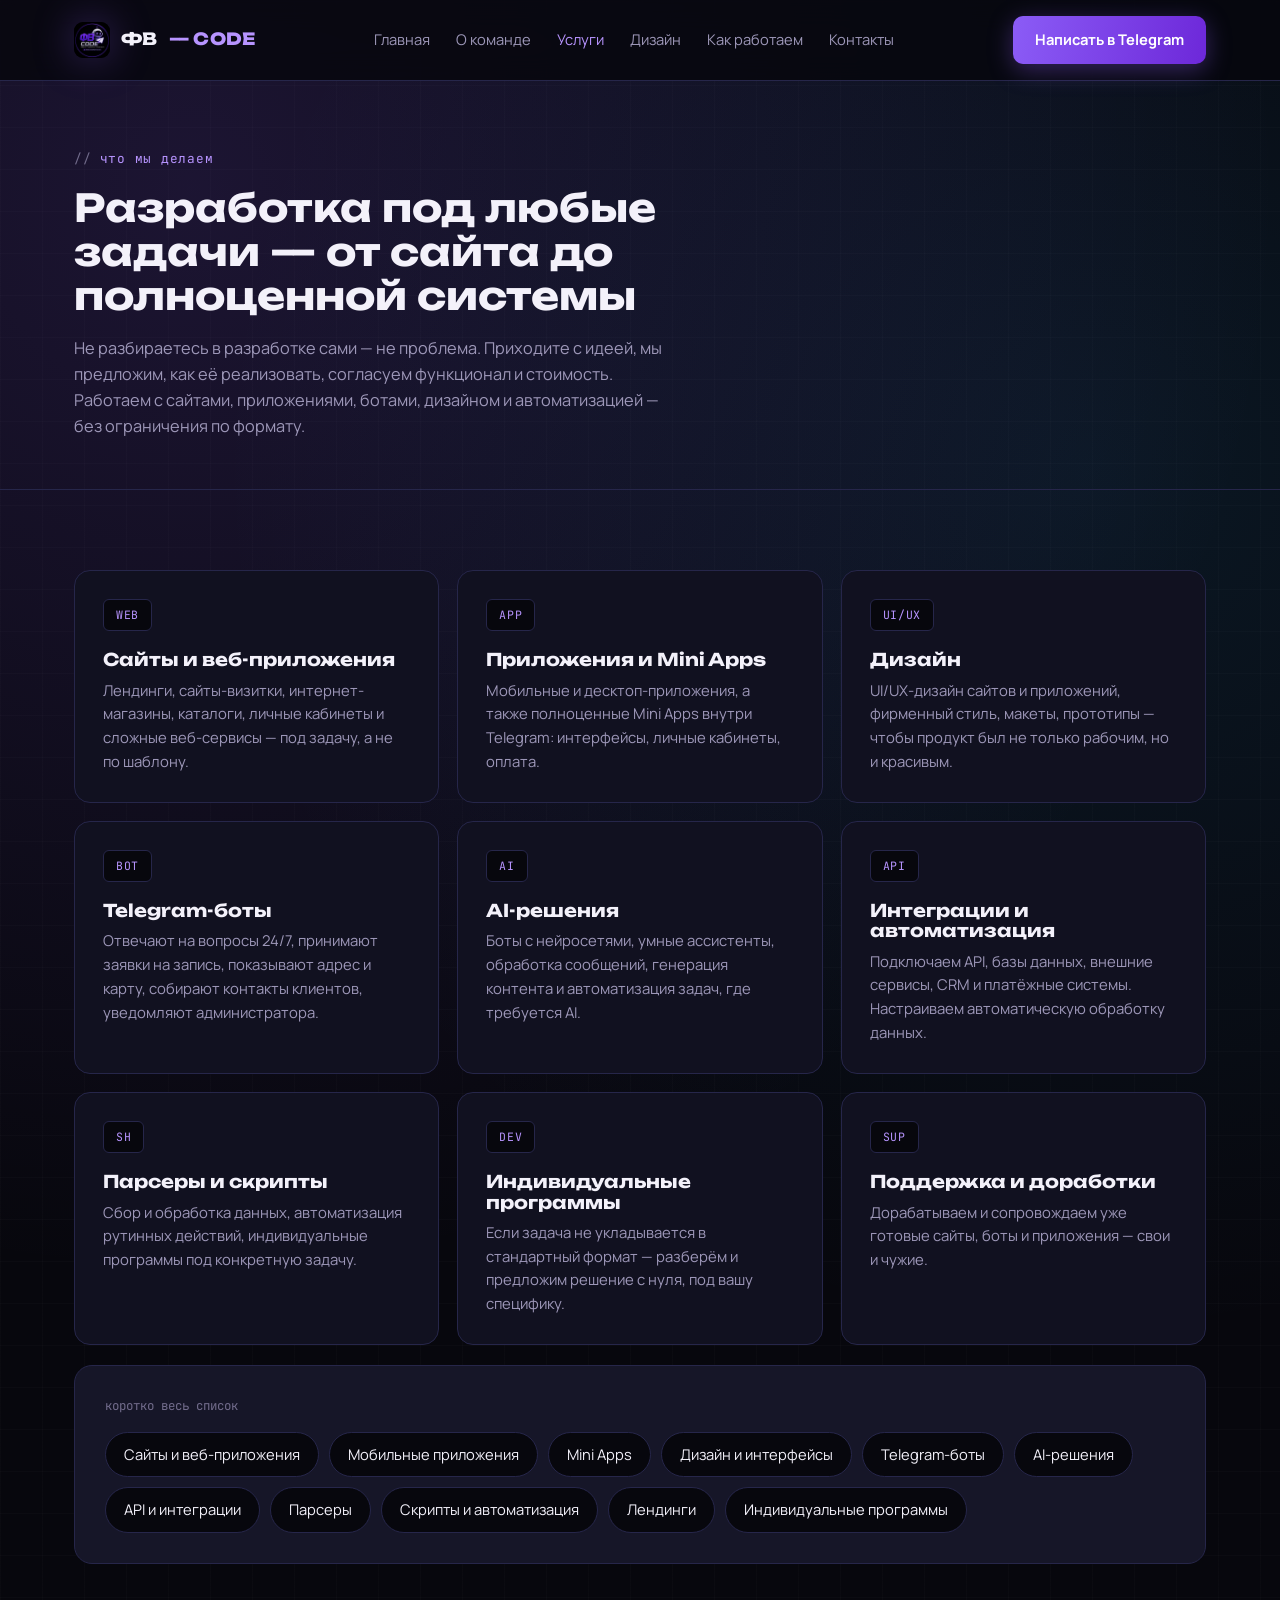
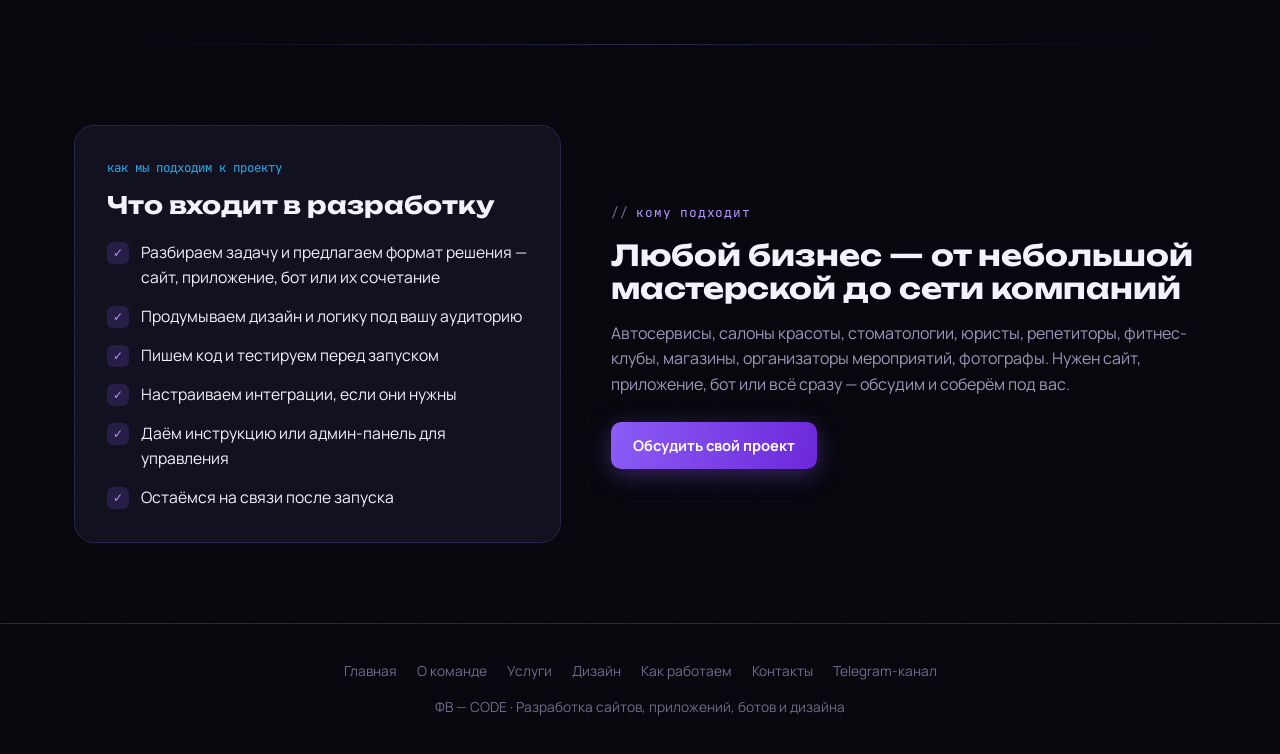
<file: services.html>
<!DOCTYPE html>
<html lang="ru">
<head>
<meta charset="UTF-8">
<meta name="viewport" content="width=device-width, initial-scale=1.0">
<title>Услуги — ФВ — CODE</title>
<link rel="preconnect" href="https://fonts.googleapis.com">
<link href="https://fonts.googleapis.com/css2?family=Unbounded:wght@400;600;800;900&family=Manrope:wght@400;500;600;700;800&family=JetBrains+Mono:wght@400;500;600&display=swap" rel="stylesheet">
<link rel="stylesheet" href="style.css">
</head>
<body>

<header class="nav">
  <div class="nav-inner">
    <a class="brand" href="index.html"><img src="logo.jpg" alt="ФВ — Code" class="brand-logo"> ФВ <span>— CODE</span></a>
    <nav class="links">
      <a href="index.html">Главная</a>
      <a href="about.html">О команде</a>
      <a href="services.html" class="active">Услуги</a>
      <a href="design.html">Дизайн</a>
      <a href="process.html">Как работаем</a>
      <a href="contact.html">Контакты</a>
    </nav>
    <a class="btn btn-primary" href="https://t.me/TrumpSCH" target="_blank">Написать в Telegram</a>
  </div>
</header>

<section class="page-hero">
  <div class="wrap">
    <span class="eyebrow">что мы делаем</span>
    <h1>Разработка под любые задачи — от сайта до полноценной системы</h1>
    <p>Не разбираетесь в разработке сами — не проблема. Приходите с идеей, мы предложим, как её реализовать, согласуем функционал и стоимость. Работаем с сайтами, приложениями, ботами, дизайном и автоматизацией — без ограничения по формату.</p>
  </div>
</section>

<section>
  <div class="wrap">
    <div class="grid-3">
      <div class="service-card">
        <div class="icon">WEB</div>
        <h3>Сайты и веб-приложения</h3>
        <p>Лендинги, сайты-визитки, интернет-магазины, каталоги, личные кабинеты и сложные веб-сервисы — под задачу, а не по шаблону.</p>
      </div>
      <div class="service-card">
        <div class="icon">APP</div>
        <h3>Приложения и Mini Apps</h3>
        <p>Мобильные и десктоп-приложения, а также полноценные Mini Apps внутри Telegram: интерфейсы, личные кабинеты, оплата.</p>
      </div>
      <div class="service-card">
        <div class="icon">UI/UX</div>
        <h3>Дизайн</h3>
        <p>UI/UX-дизайн сайтов и приложений, фирменный стиль, макеты, прототипы — чтобы продукт был не только рабочим, но и красивым.</p>
      </div>
      <div class="service-card">
        <div class="icon">BOT</div>
        <h3>Telegram-боты</h3>
        <p>Отвечают на вопросы 24/7, принимают заявки на запись, показывают адрес и карту, собирают контакты клиентов, уведомляют администратора.</p>
      </div>
      <div class="service-card">
        <div class="icon">AI</div>
        <h3>AI-решения</h3>
        <p>Боты с нейросетями, умные ассистенты, обработка сообщений, генерация контента и автоматизация задач, где требуется AI.</p>
      </div>
      <div class="service-card">
        <div class="icon">API</div>
        <h3>Интеграции и автоматизация</h3>
        <p>Подключаем API, базы данных, внешние сервисы, CRM и платёжные системы. Настраиваем автоматическую обработку данных.</p>
      </div>
      <div class="service-card">
        <div class="icon">SH</div>
        <h3>Парсеры и скрипты</h3>
        <p>Сбор и обработка данных, автоматизация рутинных действий, индивидуальные программы под конкретную задачу.</p>
      </div>
      <div class="service-card">
        <div class="icon">DEV</div>
        <h3>Индивидуальные программы</h3>
        <p>Если задача не укладывается в стандартный формат — разберём и предложим решение с нуля, под вашу специфику.</p>
      </div>
      <div class="service-card">
        <div class="icon">SUP</div>
        <h3>Поддержка и доработки</h3>
        <p>Дорабатываем и сопровождаем уже готовые сайты, боты и приложения — свои и чужие.</p>
      </div>
    </div>

    <div class="also-panel">
      <span class="tag">коротко весь список</span>
      <div class="pill-grid">
        <span class="pill">Сайты и веб-приложения</span>
        <span class="pill">Мобильные приложения</span>
        <span class="pill">Mini Apps</span>
        <span class="pill">Дизайн и интерфейсы</span>
        <span class="pill">Telegram-боты</span>
        <span class="pill">AI-решения</span>
        <span class="pill">API и интеграции</span>
        <span class="pill">Парсеры</span>
        <span class="pill">Скрипты и автоматизация</span>
        <span class="pill">Лендинги</span>
        <span class="pill">Индивидуальные программы</span>
      </div>
    </div>
  </div>
</section>

<div class="wrap"><div class="divider"></div></div>

<section>
  <div class="wrap solution">
    <div class="solution-panel">
      <span class="tag">как мы подходим к проекту</span>
      <h2 style="font-size:1.5rem;">Что входит в разработку</h2>
      <ul class="check-list">
        <li>Разбираем задачу и предлагаем формат решения — сайт, приложение, бот или их сочетание</li>
        <li>Продумываем дизайн и логику под вашу аудиторию</li>
        <li>Пишем код и тестируем перед запуском</li>
        <li>Настраиваем интеграции, если они нужны</li>
        <li>Даём инструкцию или админ-панель для управления</li>
        <li>Остаёмся на связи после запуска</li>
      </ul>
    </div>
    <div>
      <span class="eyebrow">кому подходит</span>
      <h2 style="margin-top:14px; font-size:1.8rem;">Любой бизнес — от небольшой мастерской до сети компаний</h2>
      <p style="color:var(--muted); margin-top:16px;">Автосервисы, салоны красоты, стоматологии, юристы, репетиторы, фитнес-клубы, магазины, организаторы мероприятий, фотографы. Нужен сайт, приложение, бот или всё сразу — обсудим и соберём под вас.</p>
      <a class="btn btn-primary" style="margin-top:24px;" href="contact.html">Обсудить свой проект</a>
    </div>
  </div>
</section>

<footer>
  <div class="foot-links">
    <a href="index.html">Главная</a>
    <a href="about.html">О команде</a>
    <a href="services.html">Услуги</a>
      <a href="design.html">Дизайн</a>
    <a href="process.html">Как работаем</a>
    <a href="contact.html">Контакты</a>
    <a href="https://t.me/FV_CODE" target="_blank">Telegram-канал</a>
  </div>
  ФВ — CODE · Разработка сайтов, приложений, ботов и дизайна
</footer>

</body>
</html>
</file>
<file: style.css>
:root{
  --void:#07070d;
  --panel:#111120;
  --panel-2:#161628;
  --line:#26264a;
  --purple:#8b5cf6;
  --purple-bright:#b794ff;
  --blue:#29a9eb;
  --text:#f3f1fa;
  --muted:#9d97b8;
  --muted-2:#726c8c;
  --glow: 0 0 40px rgba(139,92,246,.35);
}
*{margin:0;padding:0;box-sizing:border-box;}
html{scroll-behavior:smooth;}
body{
  background:var(--void);
  color:var(--text);
  font-family:'Manrope',sans-serif;
  line-height:1.6;
  overflow-x:hidden;
  background-image:
    radial-gradient(circle at 15% 8%, rgba(139,92,246,.16), transparent 45%),
    radial-gradient(circle at 85% 20%, rgba(41,169,235,.10), transparent 40%),
    repeating-linear-gradient(0deg, rgba(255,255,255,.015) 0px, rgba(255,255,255,.015) 1px, transparent 1px, transparent 42px),
    repeating-linear-gradient(90deg, rgba(255,255,255,.015) 0px, rgba(255,255,255,.015) 1px, transparent 1px, transparent 42px);
}
a{color:inherit; text-decoration:none;}
img{max-width:100%; display:block;}
.wrap{max-width:1180px; margin:0 auto; padding:0 24px;}
.mono{font-family:'JetBrains Mono',monospace;}
.eyebrow{
  font-family:'JetBrains Mono',monospace;
  font-size:.8rem;
  letter-spacing:.06em;
  color:var(--purple-bright);
  display:inline-flex;
  align-items:center;
  gap:8px;
}
.eyebrow::before{content:"//"; color:var(--muted-2);}
h1,h2,h3{font-family:'Unbounded',sans-serif; line-height:1.15;}
.grad-text{
  background:linear-gradient(100deg,#fff 10%, var(--purple-bright) 55%, var(--blue) 100%);
  -webkit-background-clip:text;
  background-clip:text;
  color:transparent;
}

/* NAV */
header.nav{
  position:sticky; top:0; z-index:50;
  background:rgba(7,7,13,.82);
  backdrop-filter:blur(14px);
  border-bottom:1px solid var(--line);
}
.nav-inner{
  display:flex; align-items:center; justify-content:space-between;
  padding:16px 24px;
  max-width:1180px;
  margin:0 auto;
}
.brand{display:flex; align-items:center; gap:11px; font-family:'Unbounded',sans-serif; font-weight:800; font-size:1.05rem; letter-spacing:.02em;}
.brand-logo{width:36px; height:36px; border-radius:9px; box-shadow:var(--glow); object-fit:cover; flex-shrink:0;}
.brand span{color:var(--purple-bright);}
nav.links{display:flex; gap:26px; font-size:.92rem; color:var(--muted);}
nav.links a{transition:.15s;}
nav.links a:hover{color:var(--text);}
nav.links a.active{color:var(--purple-bright);}
.btn{
  display:inline-flex; align-items:center; gap:8px;
  padding:12px 22px;
  border-radius:10px;
  font-weight:700;
  font-size:.92rem;
  transition:.2s;
  white-space:nowrap;
}
.btn-primary{
  background:linear-gradient(100deg, var(--purple), #6d28d9);
  color:#fff;
  box-shadow:0 6px 24px rgba(139,92,246,.35);
}
.btn-primary:hover{transform:translateY(-2px); box-shadow:0 10px 30px rgba(139,92,246,.5);}
.btn-ghost{
  background:transparent;
  color:var(--text);
  border:1px solid var(--line);
}
.btn-ghost:hover{border-color:var(--purple); color:var(--purple-bright);}

/* PAGE HERO (internal pages) */
.page-hero{
  padding:64px 0 50px;
  border-bottom:1px solid var(--line);
}
.page-hero h1{font-size:2.4rem; margin-top:16px; max-width:720px;}
.page-hero p{color:var(--muted); margin-top:16px; max-width:600px; font-size:1.02rem;}

/* HOME HERO */
.hero{padding:88px 0 60px;}
.hero-grid{display:grid; grid-template-columns:1.15fr .85fr; gap:56px; align-items:center;}
.hero h1{font-size:3rem; font-weight:800; margin:22px 0 22px; letter-spacing:-.01em;}
.hero p.lead{font-size:1.12rem; color:var(--muted); max-width:560px; margin-bottom:34px;}
.hero-ctas{display:flex; gap:14px; flex-wrap:wrap; margin-bottom:44px;}
.stat-row{display:flex; gap:32px; flex-wrap:wrap;}
.stat-row div{border-left:2px solid var(--purple); padding-left:14px;}
.stat-row .num{font-family:'Unbounded',sans-serif; font-weight:800; font-size:1.4rem; color:var(--text);}
.stat-row .lbl{font-size:.8rem; color:var(--muted-2);}
.hero-visual{
  position:relative; border-radius:24px; overflow:hidden;
  border:1px solid var(--line);
  box-shadow:0 30px 80px rgba(0,0,0,.55), var(--glow);
}
.hero-visual img{width:100%; height:100%; object-fit:cover;}

section{padding:80px 0;}
.section-head{max-width:640px; margin-bottom:48px;}
.section-head h2{font-size:2rem; margin-top:14px;}
.section-head p{color:var(--muted); margin-top:14px; font-size:1.02rem;}
.divider{height:1px; background:linear-gradient(90deg, transparent, var(--line), transparent);}

/* CARDS / GRIDS */
.grid-3{display:grid; grid-template-columns:repeat(3,1fr); gap:18px;}
.grid-2{display:grid; grid-template-columns:1fr 1fr; gap:18px;}
.card{
  background:var(--panel);
  border:1px solid var(--line);
  border-radius:14px;
  padding:24px;
}
.card .n{font-family:'JetBrains Mono',monospace; color:var(--purple-bright); font-size:.85rem; margin-bottom:10px; display:block;}
.card p{color:var(--muted); font-size:.95rem;}
.card h3, .card h4{margin-bottom:10px;}

.service-card{
  background:var(--panel);
  border:1px solid var(--line);
  border-radius:16px;
  padding:28px;
  transition:.2s;
}
.service-card:hover{border-color:var(--purple);}
.service-card .icon{
  width:auto; height:auto;
  display:inline-flex;
  padding:6px 12px;
  border-radius:6px;
  background:var(--void);
  border:1px solid var(--line);
  font-family:'JetBrains Mono',monospace;
  font-size:.72rem;
  letter-spacing:.06em;
  color:var(--purple-bright);
  margin-bottom:18px;
}
.service-card h3{font-size:1.1rem; margin-bottom:9px; font-weight:700;}
.service-card p{color:var(--muted); font-size:.93rem;}

.also-panel{background:var(--panel-2); border:1px solid var(--line); border-radius:18px; padding:30px; margin-top:20px;}
.also-panel .tag{font-family:'JetBrains Mono',monospace; font-size:.78rem; color:var(--muted-2); margin-bottom:16px; display:block;}
.pill-grid{display:flex; flex-wrap:wrap; gap:10px;}
.pill{border:1px solid var(--line); background:var(--void); padding:10px 18px; border-radius:999px; font-size:.92rem; color:var(--text);}

.solution{display:grid; grid-template-columns:.9fr 1.1fr; gap:50px; align-items:center;}
.solution-panel{background:var(--panel); border:1px solid var(--line); border-radius:20px; padding:32px;}
.solution-panel .tag{font-family:'JetBrains Mono',monospace; font-size:.78rem; color:var(--blue); margin-bottom:14px; display:block;}
.check-list{list-style:none; margin-top:20px; display:flex; flex-direction:column; gap:14px;}
.check-list li{display:flex; gap:12px; align-items:flex-start; font-size:.98rem;}
.check-list li::before{
  content:"✓"; flex-shrink:0; width:22px; height:22px; border-radius:6px;
  background:rgba(139,92,246,.18); color:var(--purple-bright);
  display:flex; align-items:center; justify-content:center; font-size:.78rem; margin-top:2px;
}

.result-banner{
  margin-top:36px;
  background:linear-gradient(100deg, rgba(139,92,246,.12), rgba(41,169,235,.08));
  border:1px solid var(--line); border-radius:18px; padding:26px 30px;
  display:flex; align-items:center; gap:24px; flex-wrap:wrap;
}
.result-banner b{font-family:'Unbounded',sans-serif; color:var(--purple-bright); font-size:1.05rem;}

.process-list{display:flex; flex-direction:column;}
.process-row{display:grid; grid-template-columns:70px 1fr; gap:24px; padding:22px 0; border-bottom:1px solid var(--line); align-items:flex-start;}
.process-row:last-child{border-bottom:none;}
.process-row .idx{font-family:'JetBrains Mono',monospace; color:var(--purple-bright); font-size:1rem; padding-top:4px;}
.process-row h4{font-size:1.05rem; margin-bottom:6px; font-weight:700;}
.process-row p{color:var(--muted); font-size:.94rem;}

.demo-box{
  background:linear-gradient(120deg, var(--panel), var(--panel-2));
  border:1px solid var(--purple); border-radius:22px; padding:44px;
  display:flex; justify-content:space-between; align-items:center; gap:30px; flex-wrap:wrap;
  box-shadow:var(--glow);
}
.demo-box .bot-tag{
  font-family:'JetBrains Mono',monospace; background:var(--void); border:1px solid var(--line);
  padding:8px 14px; border-radius:8px; display:inline-block; margin-top:14px; color:var(--blue);
}

.contact{background:var(--panel); border:1px solid var(--line); border-radius:24px; padding:60px; text-align:center;}
.contact h2{font-size:2rem; margin-bottom:16px;}
.contact p{color:var(--muted); max-width:520px; margin:0 auto 34px;}
.contact-links{display:flex; justify-content:center; gap:16px; flex-wrap:wrap;}
.contact-card{background:var(--void); border:1px solid var(--line); border-radius:14px; padding:18px 26px; min-width:200px; text-align:left; transition:.2s;}
.contact-card:hover{border-color:var(--purple); transform:translateY(-3px);}
.contact-card .role{font-size:.78rem; color:var(--muted-2); margin-bottom:4px;}
.contact-card .handle{font-family:'JetBrains Mono',monospace; color:var(--purple-bright); font-weight:600;}

.contact-form{background:var(--panel); border:1px solid var(--line); border-radius:20px; padding:36px; margin-top:40px;}
.contact-form label{display:block; font-size:.85rem; color:var(--muted); margin-bottom:8px;}
.contact-form input, .contact-form textarea{
  width:100%; background:var(--void); border:1px solid var(--line); border-radius:10px;
  padding:13px 14px; color:var(--text); font-family:'Manrope',sans-serif; font-size:.95rem; margin-bottom:20px;
}
.contact-form input:focus, .contact-form textarea:focus{outline:none; border-color:var(--purple);}

/* PAGE NAV CARDS (index quick links) */
.nav-cards{display:grid; grid-template-columns:repeat(4,1fr); gap:16px;}
.nav-card{
  background:var(--panel); border:1px solid var(--line); border-radius:14px; padding:22px;
  transition:.15s;
}
.nav-card:hover{border-color:var(--purple);}
.nav-card .arrow{color:var(--purple-bright); font-family:'JetBrains Mono',monospace; font-size:.85rem;}
.nav-card h4{margin:10px 0 6px; font-size:1rem;}
.nav-card p{color:var(--muted); font-size:.88rem;}

footer{padding:36px 24px; text-align:center; color:var(--muted-2); font-size:.86rem; border-top:1px solid var(--line);}
footer .foot-links{display:flex; justify-content:center; gap:20px; margin-bottom:14px; flex-wrap:wrap;}
footer .foot-links a:hover{color:var(--purple-bright);}

@media (max-width:900px){
  nav.links{display:none;}
  .hero-grid{grid-template-columns:1fr;}
  .hero h1{font-size:2.1rem;}
  .solution{grid-template-columns:1fr;}
  .grid-3{grid-template-columns:1fr 1fr;}
  .grid-2{grid-template-columns:1fr;}
  .nav-cards{grid-template-columns:1fr 1fr;}
  .process-row{grid-template-columns:44px 1fr;}
  .contact{padding:36px 22px;}
  .page-hero h1{font-size:1.9rem;}
}
@media (max-width:560px){
  .grid-3{grid-template-columns:1fr;}
  .nav-cards{grid-template-columns:1fr;}
  .stat-row{gap:20px;}
  .demo-box{padding:30px;}
}
</file>
